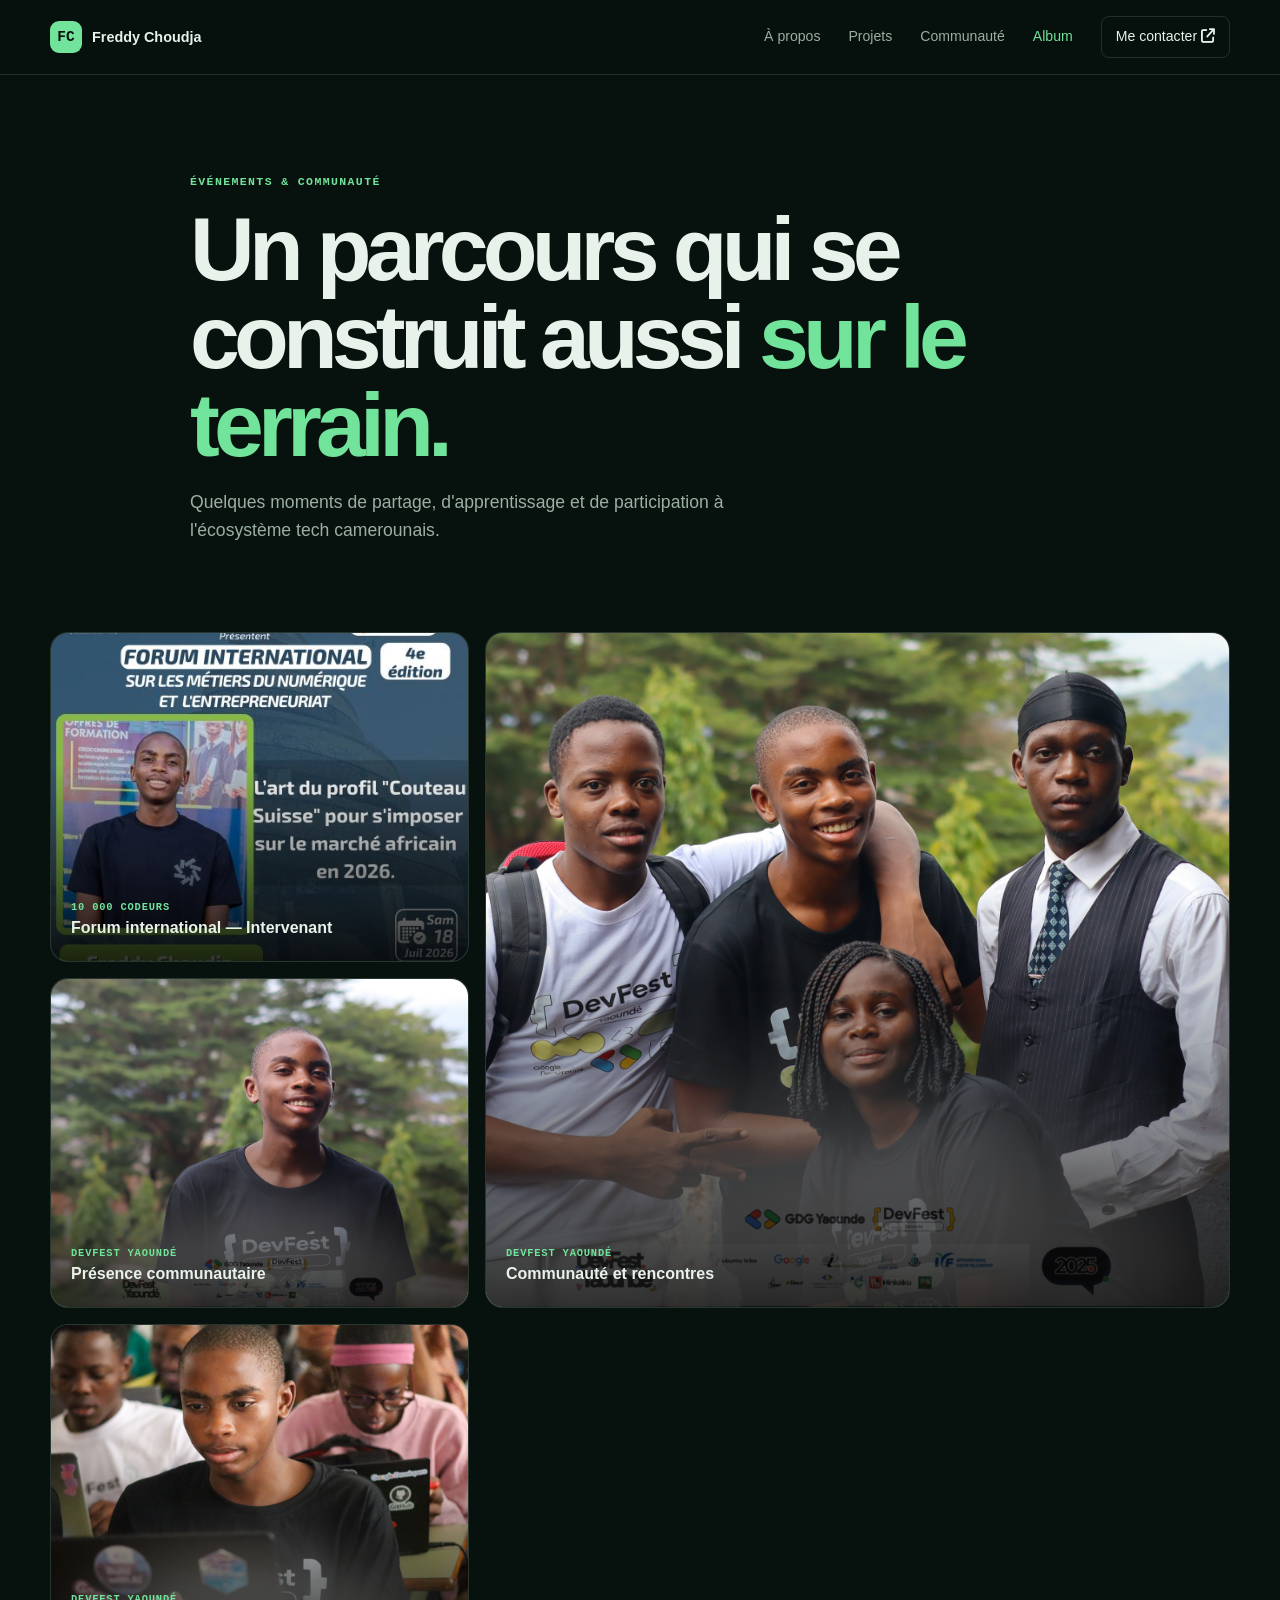
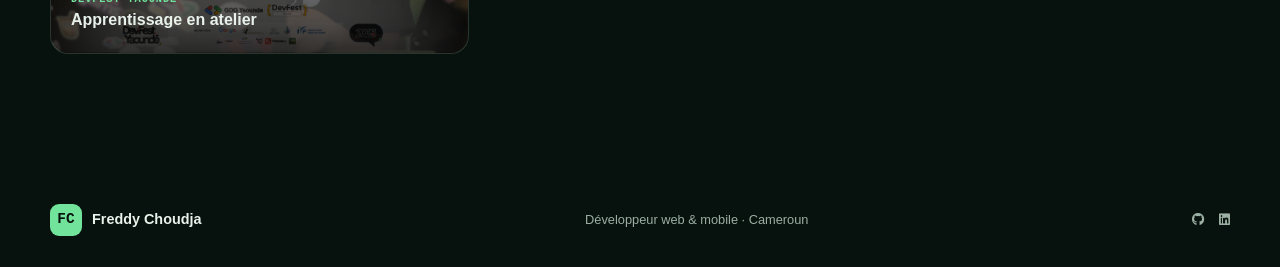
<file: portf1/album.html>
<!DOCTYPE html>
<html lang="fr"><head><meta charset="UTF-8"><meta name="viewport" content="width=device-width, initial-scale=1.0"><meta name="description" content="Album des événements et expériences communautaires de Freddy Choudja."><title>Album — Freddy Choudja</title><link rel="stylesheet" href="assets/css/style.css"><link rel="stylesheet" href="assets/css/experience.css"><link rel="stylesheet" href="assets/css/album.css"><link rel="stylesheet" href="https://cdnjs.cloudflare.com/ajax/libs/font-awesome/6.2.0/css/all.min.css"></head><body><div class="page-grid" aria-hidden="true"></div><header class="site-header"><nav class="nav container" aria-label="Navigation principale"><a class="brand" href="index.html"><span>FC</span> Freddy Choudja</a><button class="menu-toggle" type="button" aria-expanded="false" aria-controls="nav-links" aria-label="Ouvrir le menu"><i class="fas fa-bars"></i></button><div id="nav-links" class="nav-links"><a href="index.html#about">À propos</a><a href="index.html#projects">Projets</a><a href="index.html#community">Communauté</a><a class="active" href="album.html">Album</a><a class="nav-contact" href="index.html#contact">Me contacter <i class="fas fa-arrow-up-right-from-square"></i></a></div></nav></header><main><section class="album-hero container"><p class="eyebrow">Événements &amp; communauté</p><h1>Un parcours qui se construit aussi <em>sur le terrain.</em></h1><p>Quelques moments de partage, d'apprentissage et de participation à l'écosystème tech camerounais.</p></section><section class="album-grid container" aria-label="Galerie photos"><figure class="album-item album-poster"><img src="10000codeurs.jpeg" alt="Affiche du Forum international 10 000 Codeurs avec Freddy Choudja comme intervenant" loading="eager"><figcaption><span>10 000 Codeurs</span><strong>Forum international — Intervenant</strong></figcaption></figure><figure class="album-item album-wide"><img src="Photo_1761507289298.jpg" alt="Freddy Choudja et la communauté lors du DevFest Yaoundé" loading="eager"><figcaption><span>DevFest Yaoundé</span><strong>Communauté et rencontres</strong></figcaption></figure><figure class="album-item"><img src="Photo_1761507329716.jpg" alt="Portrait de Freddy Choudja au DevFest Yaoundé" loading="lazy"><figcaption><span>DevFest Yaoundé</span><strong>Présence communautaire</strong></figcaption></figure><figure class="album-item"><img src="Photo_1761507336140.jpg" alt="Freddy Choudja pendant un atelier technique DevFest Yaoundé" loading="lazy"><figcaption><span>DevFest Yaoundé</span><strong>Apprentissage en atelier</strong></figcaption></figure></section></main><footer class="footer container"><a class="brand" href="index.html"><span>FC</span> Freddy Choudja</a><p>Développeur web &amp; mobile · Cameroun</p><div><a href="https://github.com/freddychoudja" target="_blank" rel="noopener noreferrer" aria-label="GitHub"><i class="fab fa-github"></i></a><a href="https://www.linkedin.com/in/freddy-choudja-2a662a330/" target="_blank" rel="noopener noreferrer" aria-label="LinkedIn"><i class="fab fa-linkedin"></i></a></div></footer><script src="assets/js/script.js"></script></body></html>
</file>
<file: portf1/assets/css/style.css>
:root{--bg:#07110d;--surface:#0c1913;--surface-2:#10231a;--line:rgba(211,235,220,.14);--text:#e8f2eb;--muted:#9bafa3;--green:#72e39a;--green-deep:#1c9b58;--lime:#d5ff83;--radius:18px;--max:1180px;font-family:Inter,-apple-system,BlinkMacSystemFont,"Segoe UI",sans-serif}*{box-sizing:border-box}html{scroll-behavior:smooth}body{margin:0;background:var(--bg);color:var(--text);line-height:1.55}.page-grid{position:fixed;inset:0;z-index:-1;opacity:.45;background-image:linear-gradient(rgba(141,205,162,.045) 1px,transparent 1px),linear-gradient(90deg,rgba(141,205,162,.045) 1px,transparent 1px);background-size:46px 46px;mask-image:linear-gradient(#000,transparent 70%)}.container{width:min(var(--max),calc(100% - 48px));margin:auto}.site-header{position:sticky;top:0;z-index:20;background:rgba(7,17,13,.8);border-bottom:1px solid var(--line);backdrop-filter:blur(16px)}.nav{height:74px;display:flex;align-items:center;justify-content:space-between}.brand{display:inline-flex;align-items:center;gap:10px;color:var(--text);text-decoration:none;font-size:.9rem;font-weight:700}.brand span{display:grid;place-items:center;width:32px;height:32px;border-radius:9px;background:var(--green);color:#06110b;font-family:ui-monospace,monospace}.nav-links{display:flex;align-items:center;gap:28px}.nav-links a,.text-link{color:var(--muted);font-size:.88rem;text-decoration:none;transition:color .2s}.nav-links a:hover,.nav-links a.active,.text-link:hover{color:var(--green)}.nav-links .nav-contact{padding:9px 14px;border:1px solid var(--line);border-radius:8px;color:var(--text)}.menu-toggle{display:none;color:var(--text);background:transparent;border:0;font-size:1.2rem}.hero{display:grid;grid-template-columns:1fr .94fr;gap:72px;align-items:center;min-height:calc(100vh - 74px);padding:80px 0}.eyebrow{margin:0 0 18px;color:var(--green);font:700 .72rem ui-monospace,monospace;letter-spacing:.12em;text-transform:uppercase}.hero .eyebrow span,.pulse{display:inline-block;width:8px;height:8px;margin-right:8px;border-radius:99px;background:var(--green);box-shadow:0 0 15px var(--green)}h1,h2,h3,p{margin-top:0}h1{max-width:680px;margin-bottom:24px;font-size:clamp(3rem,6vw,5.7rem);line-height:.98;letter-spacing:-.065em}h1 em{font-style:normal;color:var(--green)}.hero-text{max-width:560px;color:var(--muted);font-size:1.08rem}.hero-actions,.contact-actions{display:flex;flex-wrap:wrap;gap:12px;margin-top:32px}.button{display:inline-flex;align-items:center;justify-content:center;gap:9px;padding:13px 18px;border:1px solid var(--line);border-radius:9px;color:var(--text);font-weight:700;font-size:.9rem;text-decoration:none;transition:transform .2s,background .2s}.button:hover{transform:translateY(-3px)}.button-primary{background:var(--green);border-color:var(--green);color:#06110b}.button-ghost{background:rgba(255,255,255,.02)}.hero-proof{display:flex;align-items:center;gap:12px;margin-top:30px;color:var(--muted);font:500 .75rem ui-monospace,monospace}.hero-proof a{color:inherit;text-decoration:none}.hero-proof a:hover{color:var(--green)}.hero-proof>span{width:4px;height:4px;border-radius:50%;background:var(--line)}.automation-panel{position:relative;height:360px;border:1px solid var(--line);border-radius:var(--radius);overflow:hidden;background:radial-gradient(circle at 50% 50%,rgba(71,190,107,.18),transparent 30%),var(--surface)}.panel-caption{position:absolute;z-index:3;top:16px;left:18px;color:var(--muted);font:700 .65rem ui-monospace,monospace;letter-spacing:.09em}.flow-lines{position:absolute;inset:0;width:100%;height:100%}.flow-lines path{stroke:var(--green);stroke-width:1.5;stroke-dasharray:5 7;opacity:.5;animation:dash 1.5s linear infinite}.engine,.service{position:absolute;z-index:2;display:flex;align-items:center;gap:9px;border:1px solid var(--line);border-radius:10px;background:#0a1711;box-shadow:0 12px 25px rgba(0,0,0,.22)}.engine{top:50%;left:50%;flex-direction:column;gap:2px;width:126px;padding:16px 10px;transform:translate(-50%,-50%);border-color:var(--green-deep);text-align:center;font-size:.78rem;line-height:1.2}.engine i{font-size:1.55rem;color:var(--lime)}.engine small{color:var(--green);font:700 .6rem ui-monospace,monospace}.service{padding:10px;font-size:.72rem;line-height:1.15}.service i{color:var(--green);font-size:1.25rem}.service b,.service small{display:block}.service small{margin-top:3px;color:var(--muted);font-size:.62rem}.service-whatsapp{top:50px;left:28px}.service-telegram{bottom:28px;left:28px}.service-github{top:50px;right:28px}.service-scraper{right:28px;bottom:28px}.flow-dot{position:absolute;z-index:1;top:50%;left:50%;width:7px;height:7px;border-radius:50%;background:var(--lime);box-shadow:0 0 11px var(--lime);animation:signal 1.8s ease-in-out infinite}.dot-a{--x:-145px;--y:-96px}.dot-b{--x:-145px;--y:96px;animation-delay:.45s}.dot-c{--x:145px;--y:-96px;animation-delay:.9s}.dot-d{--x:145px;--y:96px;animation-delay:1.35s}@keyframes dash{to{stroke-dashoffset:-24}}@keyframes signal{0%,100%{opacity:0;transform:translate(-50%,-50%)}15%,75%{opacity:1}75%,100%{transform:translate(calc(-50% + var(--x)),calc(-50% + var(--y)))}}.metrics{display:grid;grid-template-columns:repeat(4,1fr);border-top:1px solid var(--line);border-bottom:1px solid var(--line)}.metrics div{padding:25px;border-right:1px solid var(--line)}.metrics div:last-child{border:0}.metrics strong,.metrics span{display:block}.metrics strong{font-size:1.65rem;letter-spacing:-.04em;color:var(--lime)}.metrics span{color:var(--muted);font-size:.78rem}.section{padding:130px 0}.section-tint{background:linear-gradient(180deg,rgba(18,42,30,.48),rgba(7,17,13,.25));border-top:1px solid var(--line);border-bottom:1px solid var(--line)}.split-section{display:grid;grid-template-columns:.9fr 1.1fr;gap:100px}.section-heading h2,.contact-inner h2{max-width:650px;margin-bottom:0;font-size:clamp(2.2rem,4.2vw,4rem);line-height:1.05;letter-spacing:-.05em}.about-body{max-width:600px}.lead{font-size:1.35rem;line-height:1.45}.about-body p:not(.lead),.heading-row>p,.automation-copy>p:not(.eyebrow),.contact-inner>p{color:var(--muted)}.about-links{display:flex;flex-wrap:wrap;gap:20px;margin-top:28px}.about-links a,.project a{color:var(--green);font-weight:700;font-size:.88rem;text-decoration:none}.heading-row{display:flex;align-items:end;justify-content:space-between;gap:40px;margin-bottom:52px}.heading-row>p{max-width:330px;margin:0}.skills-grid{display:grid;grid-template-columns:repeat(4,1fr);gap:14px}.skill-card{position:relative;min-height:310px;padding:25px;border:1px solid var(--line);border-radius:var(--radius);background:rgba(5,16,10,.3)}.skill-card>i{color:var(--green);font-size:1.35rem}.skill-number{position:absolute;right:20px;color:var(--muted);font:700 .7rem ui-monospace,monospace}.skill-card h3{margin:34px 0 10px;font-size:1.2rem}.skill-card p{color:var(--muted);font-size:.9rem}.skill-card ul{position:absolute;bottom:16px;left:25px;right:20px;display:flex;flex-wrap:wrap;gap:7px;margin:0;padding:0;list-style:none}.skill-card li,.project-meta span,.automation-tags span{padding:5px 7px;border:1px solid var(--line);border-radius:5px;color:var(--muted);font:500 .67rem ui-monospace,monospace}.projects-grid{display:grid;grid-template-columns:repeat(3,1fr);gap:16px}.project{display:flex;flex-direction:column;min-height:435px;border:1px solid var(--line);border-radius:var(--radius);overflow:hidden;background:var(--surface)}.project-featured{grid-column:span 1}.project-visual{position:relative;display:grid;place-items:center;height:150px;font-size:2rem}.project-visual>i{color:#fff}.project-visual span{position:absolute;top:15px;right:16px;color:rgba(255,255,255,.7);font:700 .7rem ui-monospace,monospace}.visual-julie{background:linear-gradient(135deg,#1b5f45,#45b77a)}.visual-monster{background:linear-gradient(135deg,#344cb4,#9b72ed)}.visual-wise{background:linear-gradient(135deg,#0b8e87,#4ed6ba)}.visual-papyrus{background:linear-gradient(135deg,#d88b43,#e8c36e)}.visual-veyrys{background:linear-gradient(135deg,#455f8d,#7da8e5)}.visual-wisenkap{background:linear-gradient(135deg,#27595a,#55a990)}.project-content{display:flex;flex:1;flex-direction:column;padding:23px}.project-type{margin-bottom:10px;color:var(--green);font:700 .65rem ui-monospace,monospace;letter-spacing:.08em;text-transform:uppercase}.project h3{margin-bottom:10px;font-size:1.4rem}.project-content>p:not(.project-type){color:var(--muted);font-size:.9rem}.project-meta{display:flex;flex-wrap:wrap;gap:6px;margin-top:auto;margin-bottom:18px}.automation-section{text-align:center}.automation-copy{max-width:780px}.automation-copy h2{max-width:690px;margin:0 auto 20px;font-size:clamp(2.2rem,4.2vw,4rem);line-height:1.06;letter-spacing:-.05em}.automation-copy>p{max-width:660px;margin:0 auto}.automation-tags{display:flex;justify-content:center;flex-wrap:wrap;gap:10px;margin-top:28px}.automation-tags span{color:var(--text)}.automation-tags i{margin-right:5px;color:var(--green)}.badges-grid{display:grid;grid-template-columns:repeat(4,1fr);gap:14px}.badge{display:flex;min-height:224px;flex-direction:column;align-items:center;padding:18px 12px;border:1px solid var(--line);border-radius:14px;color:var(--text);background:var(--surface);text-align:center;text-decoration:none;transition:transform .2s,border .2s}.badge:hover,.skill-card:hover{transform:translateY(-4px);border-color:rgba(114,227,154,.55)}.badge img{width:92px;height:92px;margin-bottom:12px;object-fit:contain}.badge span{font-size:.82rem;font-weight:700;line-height:1.3}.badge small{margin-top:7px;color:var(--muted);font-size:.68rem}.contact-section{padding:130px 0;background:radial-gradient(circle at 70% 30%,rgba(114,227,154,.17),transparent 32%),#09170f}.contact-inner{max-width:840px;text-align:center}.contact-inner h2{margin:0 auto 20px}.contact-inner>p{max-width:570px;margin:0 auto}.contact-actions{justify-content:center}.footer{display:flex;align-items:center;justify-content:space-between;padding:30px 0;color:var(--muted);font-size:.8rem}.footer p{margin:0}.footer div{display:flex;gap:15px}.footer div a{color:var(--muted)}.footer div a:hover{color:var(--green)}.reveal{opacity:0;transform:translateY(20px);transition:opacity .6s ease,transform .6s ease}.reveal.visible{opacity:1;transform:none}@media(max-width:900px){.hero{grid-template-columns:1fr;gap:45px;padding:72px 0}.automation-panel{max-width:580px;width:100%;margin:auto}.split-section{gap:50px}.skills-grid{grid-template-columns:repeat(2,1fr)}.projects-grid{grid-template-columns:repeat(2,1fr)}.badges-grid{grid-template-columns:repeat(3,1fr)}}@media(max-width:650px){.container{width:min(100% - 32px,var(--max))}.nav{height:64px}.menu-toggle{display:block}.nav-links{position:absolute;top:64px;left:16px;right:16px;display:none;flex-direction:column;align-items:stretch;gap:0;padding:10px;border:1px solid var(--line);border-radius:12px;background:#0b1812}.nav-links.open{display:flex}.nav-links a{padding:12px}.nav-links .nav-contact{text-align:center}.hero{min-height:auto;padding:65px 0}.hero-proof{flex-wrap:wrap}.automation-panel{height:320px}.service{padding:7px;font-size:.62rem}.service small{display:none}.service-whatsapp{top:45px;left:13px}.service-telegram{bottom:20px;left:13px}.service-github{top:45px;right:13px}.service-scraper{right:13px;bottom:20px}.metrics{grid-template-columns:repeat(2,1fr)}.metrics div:nth-child(2){border-right:0}.metrics div:nth-child(-n+2){border-bottom:1px solid var(--line)}.section{padding:85px 0}.split-section,.heading-row{display:block}.heading-row>p{margin-top:18px}.skills-grid,.projects-grid{grid-template-columns:1fr}.skill-card{min-height:255px}.badges-grid{grid-template-columns:repeat(2,1fr)}.footer{flex-direction:column;gap:16px}.flow-lines,.flow-dot{display:none}}@media(prefers-reduced-motion:reduce){html{scroll-behavior:auto}.flow-lines path,.flow-dot{animation:none}.reveal{opacity:1;transform:none;transition:none}}
</file>
<file: portf1/assets/css/experience.css>
.community-section { padding-bottom: 130px; }

.community-grid {
    display: grid;
    grid-template-columns: repeat(4, 1fr);
    gap: 14px;
}

.community-card {
    min-height: 280px;
    padding: 25px;
    border: 1px solid var(--line);
    border-radius: var(--radius);
    background: var(--surface);
    transition: transform .2s ease, border-color .2s ease;
}

.community-card:hover {
    transform: translateY(-4px);
    border-color: rgba(114, 227, 154, .55);
}

.community-icon {
    display: grid;
    place-items: center;
    width: 42px;
    height: 42px;
    margin-bottom: 28px;
    border-radius: 10px;
    color: var(--green);
    background: rgba(114, 227, 154, .11);
}

.community-type {
    margin-bottom: 8px;
    color: var(--green);
    font: 700 .65rem ui-monospace, monospace;
    letter-spacing: .08em;
    text-transform: uppercase;
}

.community-card h3 { margin-bottom: 10px; font-size: 1.1rem; line-height: 1.3; }
.community-card > p:last-child { margin: 0; color: var(--muted); font-size: .87rem; }

.community-card-image { padding: 0 0 24px; overflow: hidden; }
.community-card-image > img { width: 100%; height: 128px; margin-bottom: 22px; object-fit: cover; }
.community-card-image > :not(img) { margin-right: 25px; margin-left: 25px; }
.community-card-image .community-type { margin-bottom: 8px; }
.community-card-image > p:not(.community-type) { margin-bottom: 0; color: var(--muted); font-size: .87rem; }
.community-album-link { display: inline-block; margin-top: 16px; color: var(--green); font-size: .83rem; font-weight: 700; text-decoration: none; }

@media (max-width: 900px) { .community-grid { grid-template-columns: repeat(2, 1fr); } }
@media (max-width: 650px) { .community-section { padding-bottom: 85px; } .community-grid { grid-template-columns: 1fr; } .community-card { min-height: 0; } }
</file>
<file: portf1/assets/css/album.css>
.album-hero { max-width: 900px; padding: 100px 0 70px; }
.album-hero h1 { max-width: 820px; margin-bottom: 20px; font-size: clamp(3rem, 7vw, 6rem); }
.album-hero p:last-child { max-width: 600px; color: var(--muted); font-size: 1.1rem; }
.album-grid { display: grid; grid-template-columns: .72fr 1.28fr; grid-auto-rows: 330px; gap: 16px; padding-bottom: 120px; }
.album-item { position: relative; margin: 0; overflow: hidden; border: 1px solid var(--line); border-radius: var(--radius); background: var(--surface); }
.album-item img { width: 100%; height: 100%; object-fit: cover; transition: transform .5s ease; }
.album-item:hover img { transform: scale(1.04); }
.album-item::after { content: ""; position: absolute; inset: 40% 0 0; background: linear-gradient(transparent, rgba(0,0,0,.8)); pointer-events: none; }
.album-item figcaption { position: absolute; z-index: 1; bottom: 20px; left: 20px; display: grid; gap: 3px; }
.album-item figcaption span { color: var(--green); font: 700 .65rem ui-monospace, monospace; letter-spacing: .08em; text-transform: uppercase; }
.album-item figcaption strong { font-size: 1rem; }
.album-wide { grid-row: span 2; }
.album-poster img { object-fit: cover; }
@media (max-width: 650px) { .album-hero { padding: 65px 0 45px; } .album-grid { grid-template-columns: 1fr; grid-auto-rows: 280px; padding-bottom: 75px; } .album-wide { grid-row: span 1; } }
</file>
